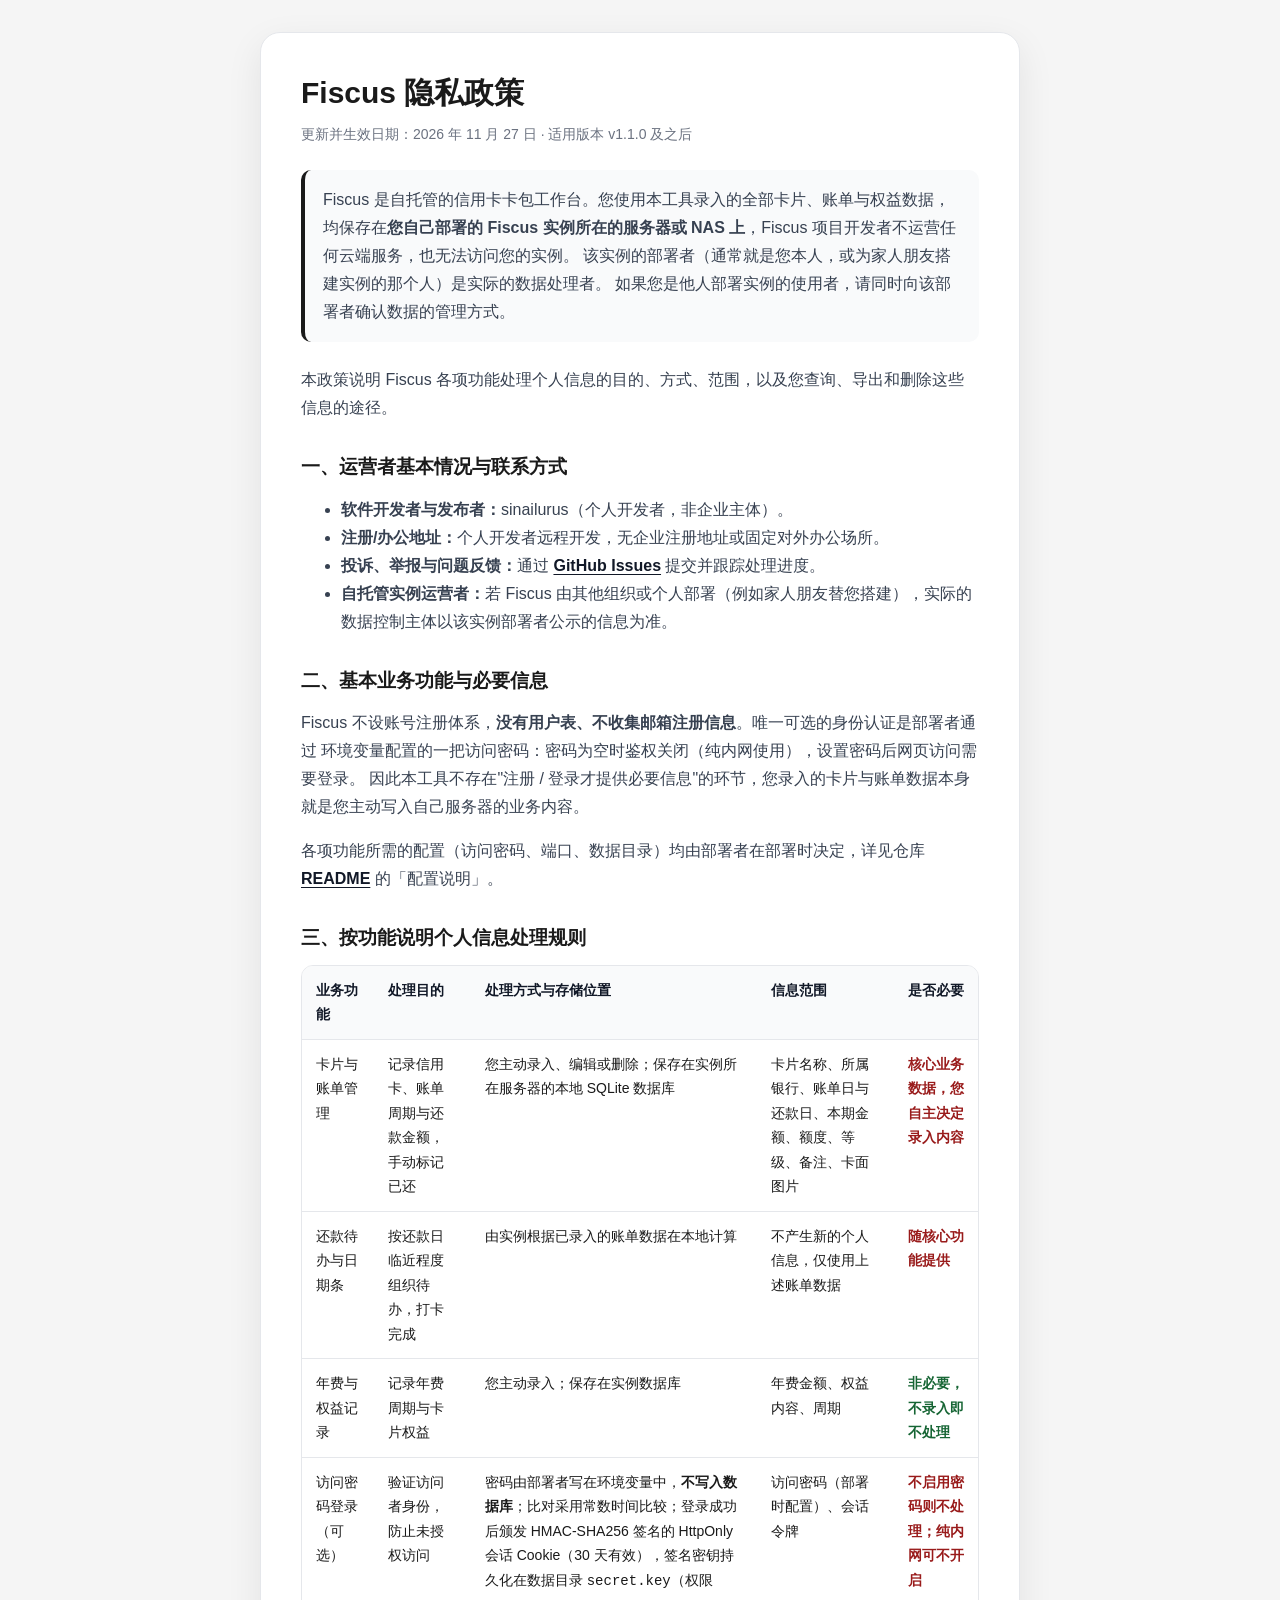
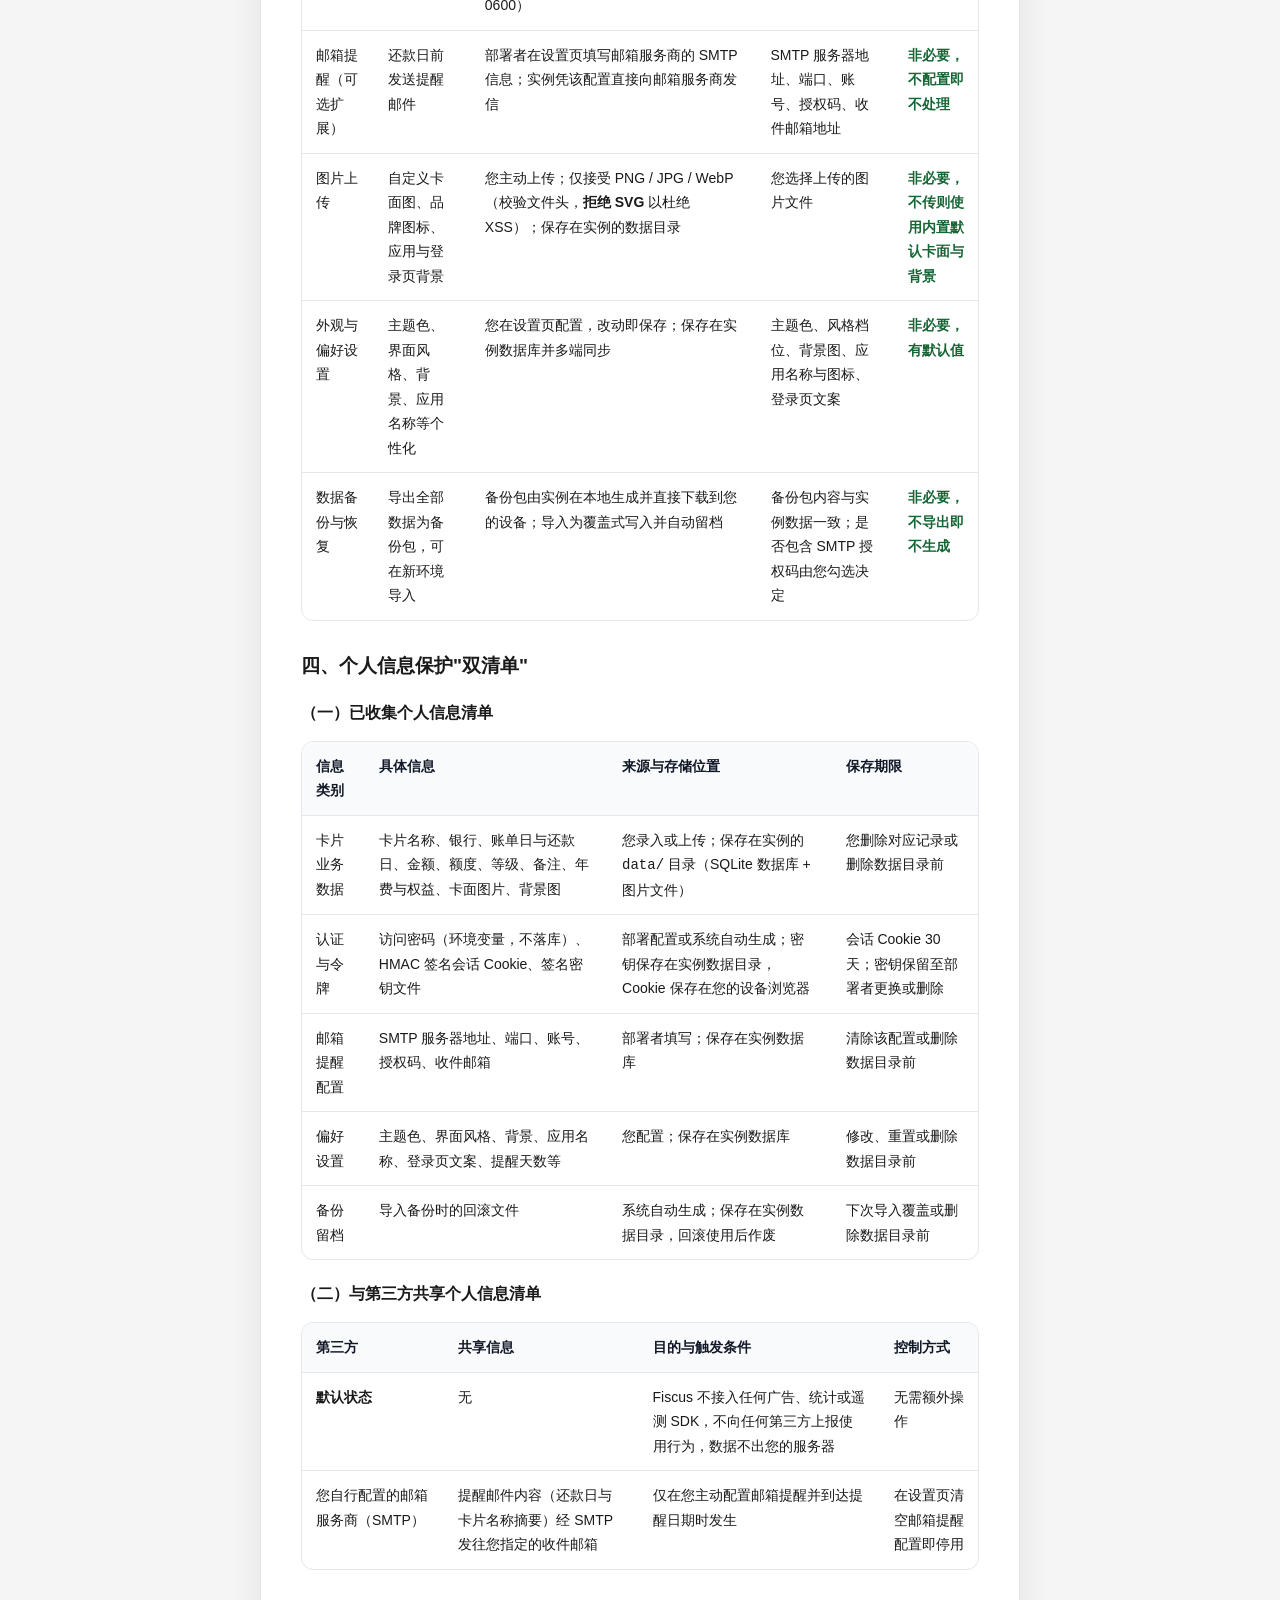
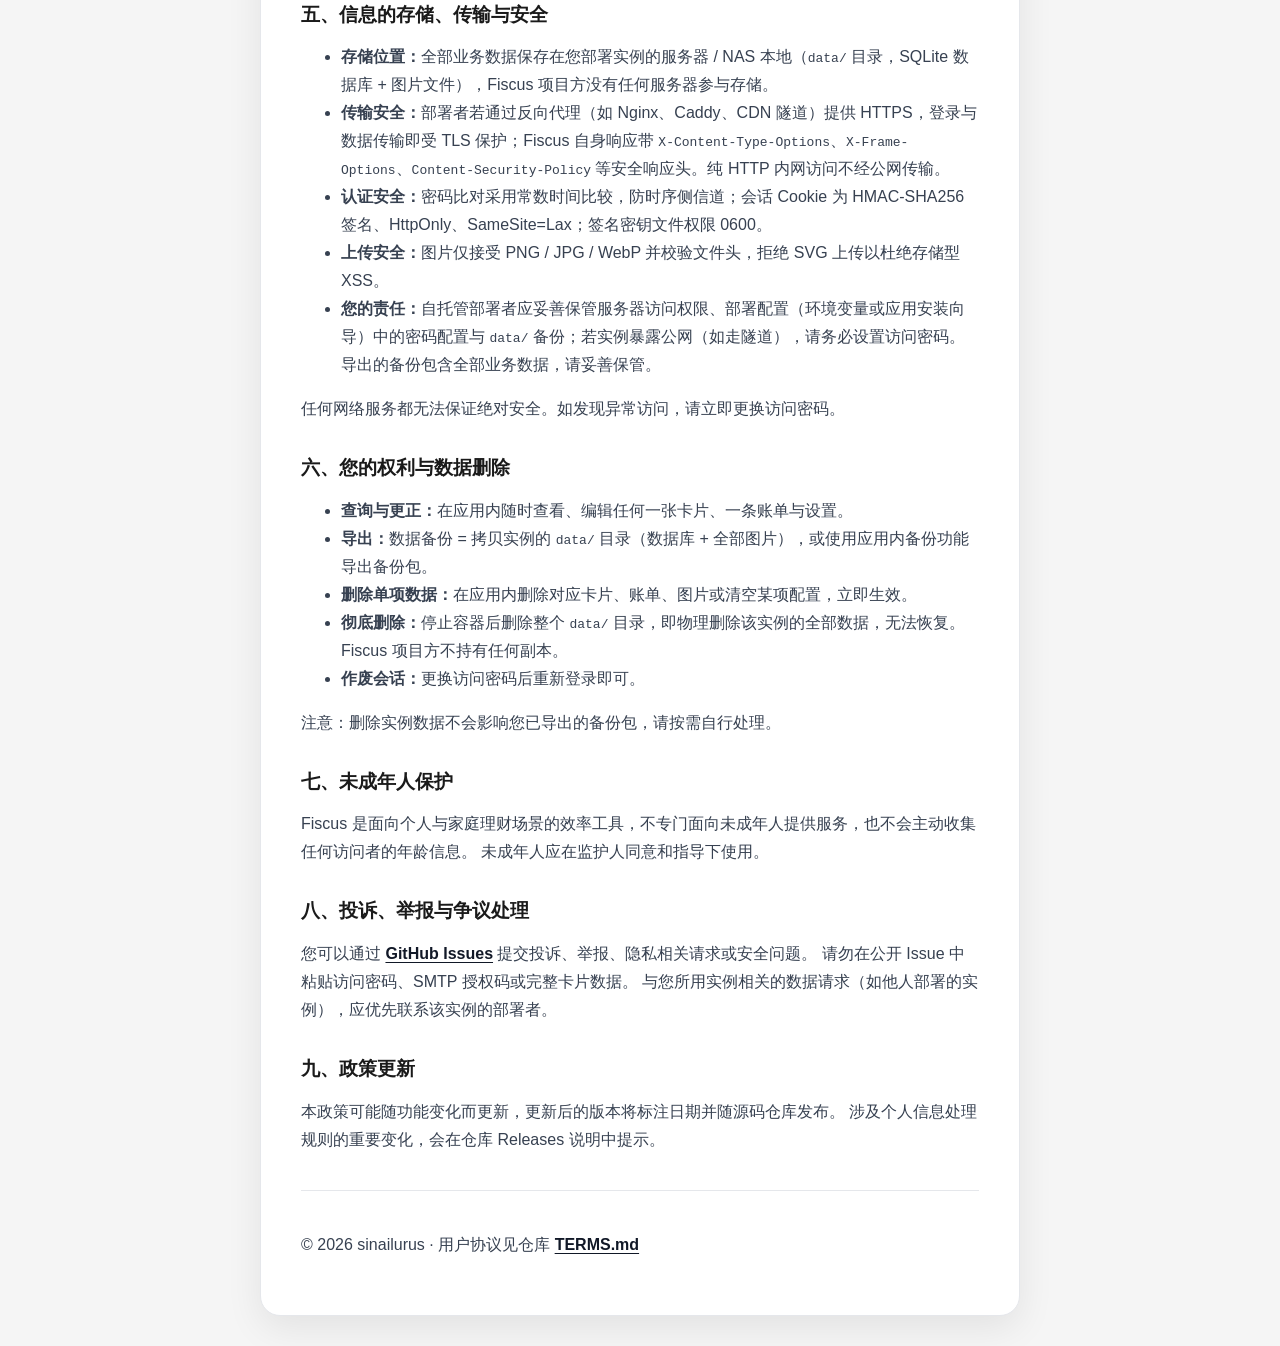
<file: static/privacy-policy.html>
<!doctype html>
<html lang="zh-CN">
<head>
<meta charset="UTF-8" />
<meta name="viewport" content="width=device-width, initial-scale=1.0" />
<meta name="color-scheme" content="light" />
<title>隐私政策 - Fiscus</title>
<style>
:root {
  color: #1a1a1a;
  background: #f5f5f5;
  font-family: Inter, "Noto Sans SC", "PingFang SC", "Microsoft YaHei", sans-serif;
  line-height: 1.75;
}
* { box-sizing: border-box; }
body { margin: 0; padding: 32px 16px; }
main {
  width: min(760px, 100%);
  margin: 0 auto;
  padding: 40px;
  border: 1px solid #e5e7eb;
  border-radius: 20px;
  background: #ffffff;
  box-shadow: 0 12px 36px rgb(0 0 0 / 8%);
}
h1, h2 { line-height: 1.35; }
h1 { margin: 0 0 8px; font-size: 30px; }
h2 { margin: 32px 0 8px; font-size: 19px; }
h3 { margin: 20px 0 6px; font-size: 16px; }
p, li { color: #374151; }
.meta { margin-top: 0; color: #6b7280; font-size: 14px; }
.notice {
  margin: 24px 0;
  padding: 16px 18px;
  border-left: 4px solid #1a1a1a;
  border-radius: 10px;
  background: #f9fafb;
}
a { color: #111827; font-weight: 600; text-underline-offset: 3px; }
a:focus-visible {
  outline: 3px solid #111827;
  outline-offset: 3px;
  border-radius: 3px;
}
footer { margin-top: 36px; padding-top: 24px; border-top: 1px solid #e5e7eb; }
.table-wrap {
  overflow-x: auto;
  margin: 14px 0;
  border: 1px solid #e5e7eb;
  border-radius: 12px;
}
table {
  width: 100%;
  min-width: 680px;
  border-collapse: collapse;
  font-size: 14px;
}
th, td {
  padding: 12px 14px;
  border-bottom: 1px solid #e5e7eb;
  text-align: left;
  vertical-align: top;
}
th { color: #111827; background: #f9fafb; font-weight: 700; }
tr:last-child td { border-bottom: 0; }
.necessary { color: #991b1b; font-weight: 700; }
.optional { color: #166534; font-weight: 700; }
@media (max-width: 640px) {
  body { padding: 16px 12px; }
  main { padding: 28px 22px; border-radius: 16px; }
}
</style>
</head>
<body>
<main>
<header>
  <h1>Fiscus 隐私政策</h1>
  <p class="meta">更新并生效日期：2026 年 11 月 27 日 · 适用版本 v1.1.0 及之后</p>
</header>

<p class="notice">
  Fiscus 是自托管的信用卡卡包工作台。您使用本工具录入的全部卡片、账单与权益数据，均保存在<b>您自己部署的
  Fiscus 实例所在的服务器或 NAS 上</b>，Fiscus 项目开发者不运营任何云端服务，也无法访问您的实例。
  该实例的部署者（通常就是您本人，或为家人朋友搭建实例的那个人）是实际的数据处理者。
  如果您是他人部署实例的使用者，请同时向该部署者确认数据的管理方式。
</p>

<p>本政策说明 Fiscus 各项功能处理个人信息的目的、方式、范围，以及您查询、导出和删除这些信息的途径。</p>

<h2>一、运营者基本情况与联系方式</h2>
<ul>
  <li><b>软件开发者与发布者：</b>sinailurus（个人开发者，非企业主体）。</li>
  <li><b>注册/办公地址：</b>个人开发者远程开发，无企业注册地址或固定对外办公场所。</li>
  <li><b>投诉、举报与问题反馈：</b>通过 <a href="https://github.com/sinailurus/fiscus/issues">GitHub Issues</a> 提交并跟踪处理进度。</li>
  <li><b>自托管实例运营者：</b>若 Fiscus 由其他组织或个人部署（例如家人朋友替您搭建），实际的数据控制主体以该实例部署者公示的信息为准。</li>
</ul>

<h2>二、基本业务功能与必要信息</h2>
<p>
Fiscus 不设账号注册体系，<b>没有用户表、不收集邮箱注册信息</b>。唯一可选的身份认证是部署者通过
环境变量配置的一把访问密码：密码为空时鉴权关闭（纯内网使用），设置密码后网页访问需要登录。
因此本工具不存在"注册 / 登录才提供必要信息"的环节，您录入的卡片与账单数据本身就是您主动写入自己服务器的业务内容。
</p>
<p>
各项功能所需的配置（访问密码、端口、数据目录）均由部署者在部署时决定，详见仓库
<a href="https://github.com/sinailurus/fiscus#readme">README</a> 的「配置说明」。
</p>

<h2>三、按功能说明个人信息处理规则</h2>
<div class="table-wrap">
<table>
  <thead>
    <tr><th>业务功能</th><th>处理目的</th><th>处理方式与存储位置</th><th>信息范围</th><th>是否必要</th></tr>
  </thead>
  <tbody>
    <tr>
      <td>卡片与账单管理</td>
      <td>记录信用卡、账单周期与还款金额，手动标记已还</td>
      <td>您主动录入、编辑或删除；保存在实例所在服务器的本地 SQLite 数据库</td>
      <td>卡片名称、所属银行、账单日与还款日、本期金额、额度、等级、备注、卡面图片</td>
      <td class="necessary">核心业务数据，您自主决定录入内容</td>
    </tr>
    <tr>
      <td>还款待办与日期条</td>
      <td>按还款日临近程度组织待办，打卡完成</td>
      <td>由实例根据已录入的账单数据在本地计算</td>
      <td>不产生新的个人信息，仅使用上述账单数据</td>
      <td class="necessary">随核心功能提供</td>
    </tr>
    <tr>
      <td>年费与权益记录</td>
      <td>记录年费周期与卡片权益</td>
      <td>您主动录入；保存在实例数据库</td>
      <td>年费金额、权益内容、周期</td>
      <td class="optional">非必要，不录入即不处理</td>
    </tr>
    <tr>
      <td>访问密码登录（可选）</td>
      <td>验证访问者身份，防止未授权访问</td>
      <td>密码由部署者写在环境变量中，<b>不写入数据库</b>；比对采用常数时间比较；登录成功后颁发 HMAC-SHA256 签名的 HttpOnly 会话 Cookie（30 天有效），签名密钥持久化在数据目录 <code>secret.key</code>（权限 0600）</td>
      <td>访问密码（部署时配置）、会话令牌</td>
      <td class="necessary">不启用密码则不处理；纯内网可不开启</td>
    </tr>
    <tr>
      <td>邮箱提醒（可选扩展）</td>
      <td>还款日前发送提醒邮件</td>
      <td>部署者在设置页填写邮箱服务商的 SMTP 信息；实例凭该配置直接向邮箱服务商发信</td>
      <td>SMTP 服务器地址、端口、账号、授权码、收件邮箱地址</td>
      <td class="optional">非必要，不配置即不处理</td>
    </tr>
    <tr>
      <td>图片上传</td>
      <td>自定义卡面图、品牌图标、应用与登录页背景</td>
      <td>您主动上传；仅接受 PNG / JPG / WebP（校验文件头，<b>拒绝 SVG</b> 以杜绝 XSS）；保存在实例的数据目录</td>
      <td>您选择上传的图片文件</td>
      <td class="optional">非必要，不传则使用内置默认卡面与背景</td>
    </tr>
    <tr>
      <td>外观与偏好设置</td>
      <td>主题色、界面风格、背景、应用名称等个性化</td>
      <td>您在设置页配置，改动即保存；保存在实例数据库并多端同步</td>
      <td>主题色、风格档位、背景图、应用名称与图标、登录页文案</td>
      <td class="optional">非必要，有默认值</td>
    </tr>
    <tr>
      <td>数据备份与恢复</td>
      <td>导出全部数据为备份包，可在新环境导入</td>
      <td>备份包由实例在本地生成并直接下载到您的设备；导入为覆盖式写入并自动留档</td>
      <td>备份包内容与实例数据一致；是否包含 SMTP 授权码由您勾选决定</td>
      <td class="optional">非必要，不导出即不生成</td>
    </tr>
  </tbody>
</table>
</div>

<h2>四、个人信息保护"双清单"</h2>

<h3>（一）已收集个人信息清单</h3>
<div class="table-wrap">
<table>
  <thead>
    <tr><th>信息类别</th><th>具体信息</th><th>来源与存储位置</th><th>保存期限</th></tr>
  </thead>
  <tbody>
    <tr>
      <td>卡片业务数据</td>
      <td>卡片名称、银行、账单日与还款日、金额、额度、等级、备注、年费与权益、卡面图片、背景图</td>
      <td>您录入或上传；保存在实例的 <code>data/</code> 目录（SQLite 数据库 + 图片文件）</td>
      <td>您删除对应记录或删除数据目录前</td>
    </tr>
    <tr>
      <td>认证与令牌</td>
      <td>访问密码（环境变量，不落库）、HMAC 签名会话 Cookie、签名密钥文件</td>
      <td>部署配置或系统自动生成；密钥保存在实例数据目录，Cookie 保存在您的设备浏览器</td>
      <td>会话 Cookie 30 天；密钥保留至部署者更换或删除</td>
    </tr>
    <tr>
      <td>邮箱提醒配置</td>
      <td>SMTP 服务器地址、端口、账号、授权码、收件邮箱</td>
      <td>部署者填写；保存在实例数据库</td>
      <td>清除该配置或删除数据目录前</td>
    </tr>
    <tr>
      <td>偏好设置</td>
      <td>主题色、界面风格、背景、应用名称、登录页文案、提醒天数等</td>
      <td>您配置；保存在实例数据库</td>
      <td>修改、重置或删除数据目录前</td>
    </tr>
    <tr>
      <td>备份留档</td>
      <td>导入备份时的回滚文件</td>
      <td>系统自动生成；保存在实例数据目录，回滚使用后作废</td>
      <td>下次导入覆盖或删除数据目录前</td>
    </tr>
  </tbody>
</table>
</div>

<h3>（二）与第三方共享个人信息清单</h3>
<div class="table-wrap">
<table>
  <thead>
    <tr><th>第三方</th><th>共享信息</th><th>目的与触发条件</th><th>控制方式</th></tr>
  </thead>
  <tbody>
    <tr>
      <td><b>默认状态</b></td>
      <td>无</td>
      <td>Fiscus 不接入任何广告、统计或遥测 SDK，不向任何第三方上报使用行为，数据不出您的服务器</td>
      <td>无需额外操作</td>
    </tr>
    <tr>
      <td>您自行配置的邮箱服务商（SMTP）</td>
      <td>提醒邮件内容（还款日与卡片名称摘要）经 SMTP 发往您指定的收件邮箱</td>
      <td>仅在您主动配置邮箱提醒并到达提醒日期时发生</td>
      <td>在设置页清空邮箱提醒配置即停用</td>
    </tr>
  </tbody>
</table>
</div>

<h2>五、信息的存储、传输与安全</h2>
<ul>
  <li><b>存储位置：</b>全部业务数据保存在您部署实例的服务器 / NAS 本地（<code>data/</code> 目录，SQLite 数据库 + 图片文件），Fiscus 项目方没有任何服务器参与存储。</li>
  <li><b>传输安全：</b>部署者若通过反向代理（如 Nginx、Caddy、CDN 隧道）提供 HTTPS，登录与数据传输即受 TLS 保护；Fiscus 自身响应带 <code>X-Content-Type-Options</code>、<code>X-Frame-Options</code>、<code>Content-Security-Policy</code> 等安全响应头。纯 HTTP 内网访问不经公网传输。</li>
  <li><b>认证安全：</b>密码比对采用常数时间比较，防时序侧信道；会话 Cookie 为 HMAC-SHA256 签名、HttpOnly、SameSite=Lax；签名密钥文件权限 0600。</li>
  <li><b>上传安全：</b>图片仅接受 PNG / JPG / WebP 并校验文件头，拒绝 SVG 上传以杜绝存储型 XSS。</li>
  <li><b>您的责任：</b>自托管部署者应妥善保管服务器访问权限、部署配置（环境变量或应用安装向导）中的密码配置与 <code>data/</code> 备份；若实例暴露公网（如走隧道），请务必设置访问密码。导出的备份包含全部业务数据，请妥善保管。</li>
</ul>
<p>任何网络服务都无法保证绝对安全。如发现异常访问，请立即更换访问密码。</p>

<h2>六、您的权利与数据删除</h2>
<ul>
  <li><b>查询与更正：</b>在应用内随时查看、编辑任何一张卡片、一条账单与设置。</li>
  <li><b>导出：</b>数据备份 = 拷贝实例的 <code>data/</code> 目录（数据库 + 全部图片），或使用应用内备份功能导出备份包。</li>
  <li><b>删除单项数据：</b>在应用内删除对应卡片、账单、图片或清空某项配置，立即生效。</li>
  <li><b>彻底删除：</b>停止容器后删除整个 <code>data/</code> 目录，即物理删除该实例的全部数据，无法恢复。Fiscus 项目方不持有任何副本。</li>
  <li><b>作废会话：</b>更换访问密码后重新登录即可。</li>
</ul>
<p>注意：删除实例数据不会影响您已导出的备份包，请按需自行处理。</p>

<h2>七、未成年人保护</h2>
<p>
Fiscus 是面向个人与家庭理财场景的效率工具，不专门面向未成年人提供服务，也不会主动收集任何访问者的年龄信息。
未成年人应在监护人同意和指导下使用。
</p>

<h2>八、投诉、举报与争议处理</h2>
<p>
您可以通过 <a href="https://github.com/sinailurus/fiscus/issues">GitHub Issues</a> 提交投诉、举报、隐私相关请求或安全问题。
请勿在公开 Issue 中粘贴访问密码、SMTP 授权码或完整卡片数据。
与您所用实例相关的数据请求（如他人部署的实例），应优先联系该实例的部署者。
</p>

<h2>九、政策更新</h2>
<p>
本政策可能随功能变化而更新，更新后的版本将标注日期并随源码仓库发布。
涉及个人信息处理规则的重要变化，会在仓库 Releases 说明中提示。
</p>

<footer>
  <p>© 2026 sinailurus · 用户协议见仓库 <a href="https://github.com/sinailurus/fiscus/blob/main/TERMS.md">TERMS.md</a></p>
</footer>
</main>
</body>
</html>
</file>
